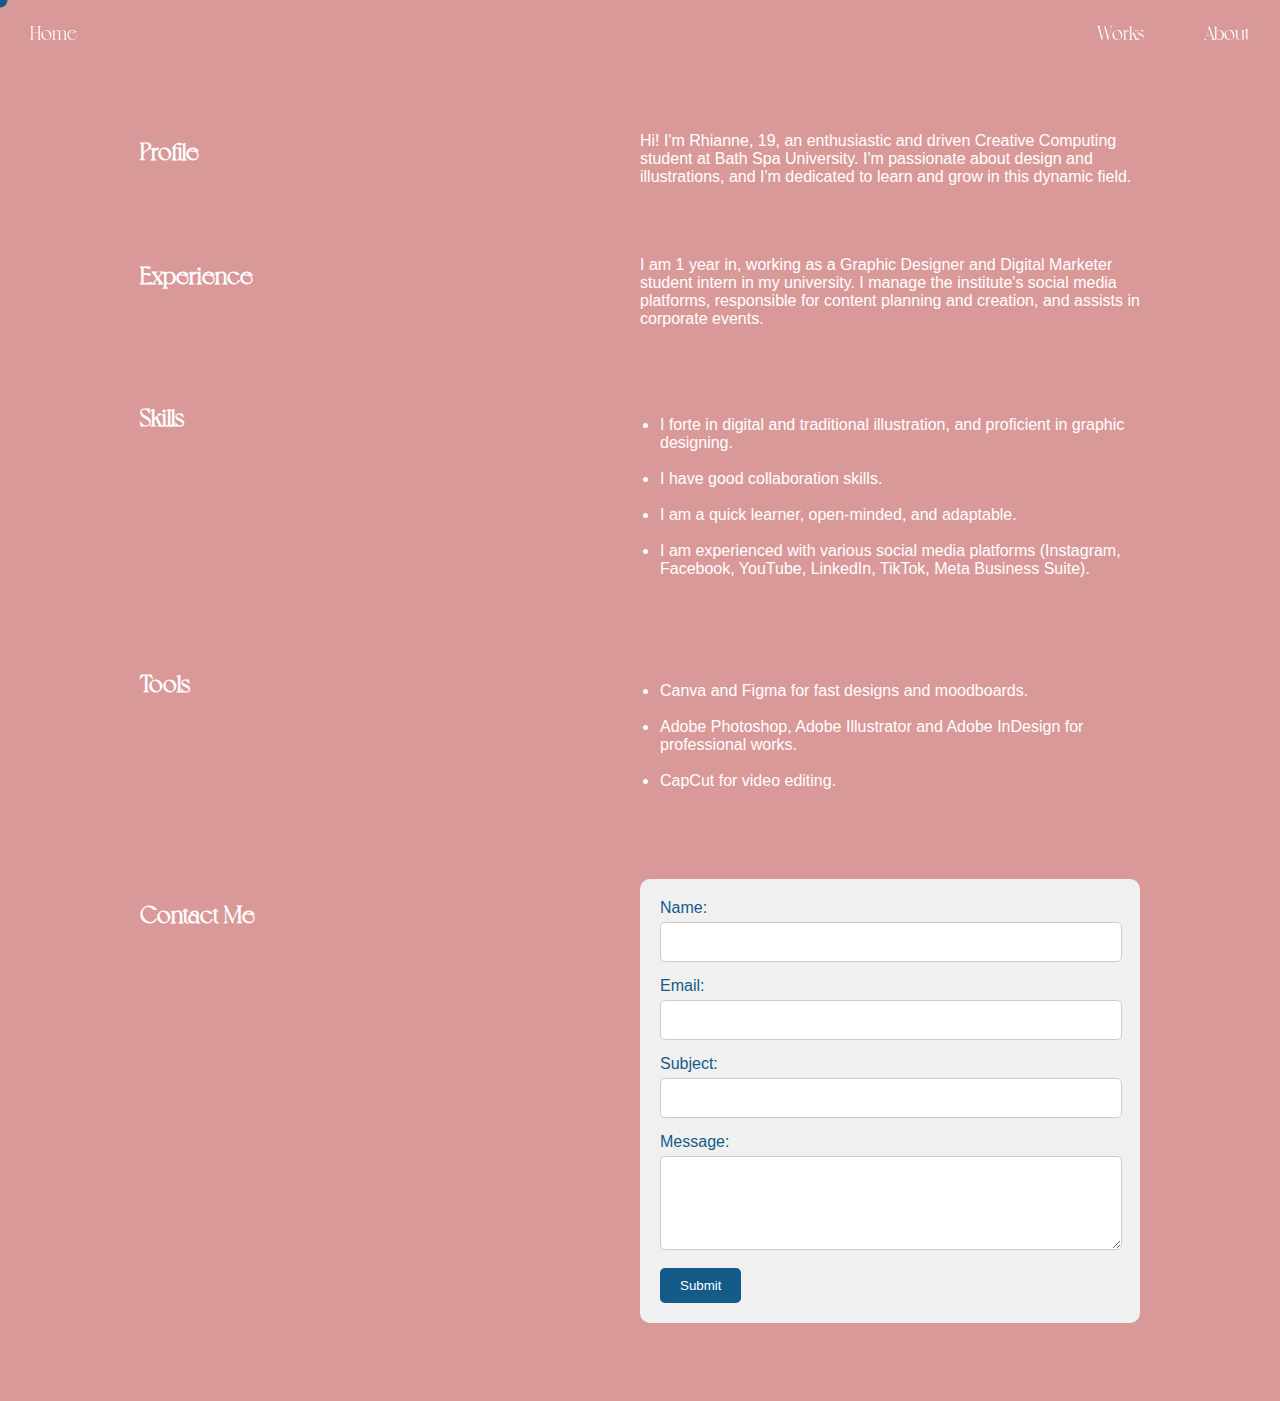
<file: pages/about.html>
<!DOCTYPE html>
<html lang="en">
<head>
    <meta charset="UTF-8">
    <meta name="viewport" content="width=device-width, initial-scale=1.0">
    <title>About</title>
    <link rel="stylesheet" href="css/about.css">
    <link href="https://fonts.googleapis.com/css2?family=Anton&family=Buda:wght@300&family=Explora&family=Felipa&family=Fredericka+the+Great&family=Heebo:wght@100..900&family=Marcellus&family=Roboto+Condensed:ital,wght@0,100..900;1,100..900&display=swap" rel="stylesheet">
</head>

<body>

    <header>
        <nav>
            <div class="nav-container">
                <div class="menu-icon" id="menu-icon">☰</div>
                <ul class="nav-left" id="nav-left">
                    <li><a href="home.html">Home</a></li>
                </ul>
                <ul class="nav-right" id="nav-right">
                    <li><a href="works.html">Works</a></li>
                    <li><a href="about.html">About</a></li>
                </ul>
            </div>
        </nav>
    </header>

    <br>
    <br>
    <br>
    <br>
    
    <div class="about">
    <h2>Profile</h2>
        <p>Hi! I'm Rhianne, 19, an enthusiastic and driven Creative Computing student at Bath Spa University. I'm passionate about design and illustrations, and I'm dedicated to learn and grow in this dynamic field.</p>
    
    <br><br>
    <hr>

    <h2>Experience</h2>
        <p>I am 1 year in, working as a Graphic Designer and Digital Marketer student intern in my university. I manage the institute's social media platforms, responsible for content planning and creation, and assists in corporate events.</p>

    <br><br>
    <hr>

    <h2>Skills</h2>
        <ul>
            <li><p>I forte in digital and traditional illustration, and proficient in graphic designing.</p></li>
            <li><p>I have good collaboration skills.</p></li>
            <li><p>I am a quick learner, open-minded, and adaptable.</p></li>
            <li><p>I am experienced with various social media platforms (Instagram, Facebook, YouTube, LinkedIn, TikTok, Meta Business Suite).</p></li>
        </ul>
    <br><br>
    <hr>
    
    <h2>Tools</h2>
        <ul>
            <li><p>Canva and Figma for fast designs and moodboards.</p></li>
            <li><p>Adobe Photoshop, Adobe Illustrator and Adobe InDesign for professional works.</p></li>
            <li><p>CapCut for video editing.</p></li>
        </ul>
    
    <br><br><br>
    <hr>

    <h2>Contact Me</h2>
    <div class="contact-form">
        <form id="contact-form" action="https://formspree.io/f/mvoejzvw" method="POST">
            <div class="form-group">
                <label for="name">Name:</label>
                <input type="text" id="name" name="name" required>
            </div>
            <div class="form-group">
                <label for="email">Email:</label>
                <input type="email" id="email" name="email" required>
            </div>
            <div class="form-group">
                <label for="subject">Subject:</label>
                <input type="text" id="subject" name="subject">
            </div>
            <div class="form-group">
                <label for="message">Message:</label>
                <textarea id="message" name="message" rows="4" required></textarea>
            </div>
            <button type="submit">Submit</button>
        </form>
    </div>
    <br><br>
    
    <script src="js/script2.js"></script>
    <script src="js/script6.js"></script>

</body>
</html>
</file>
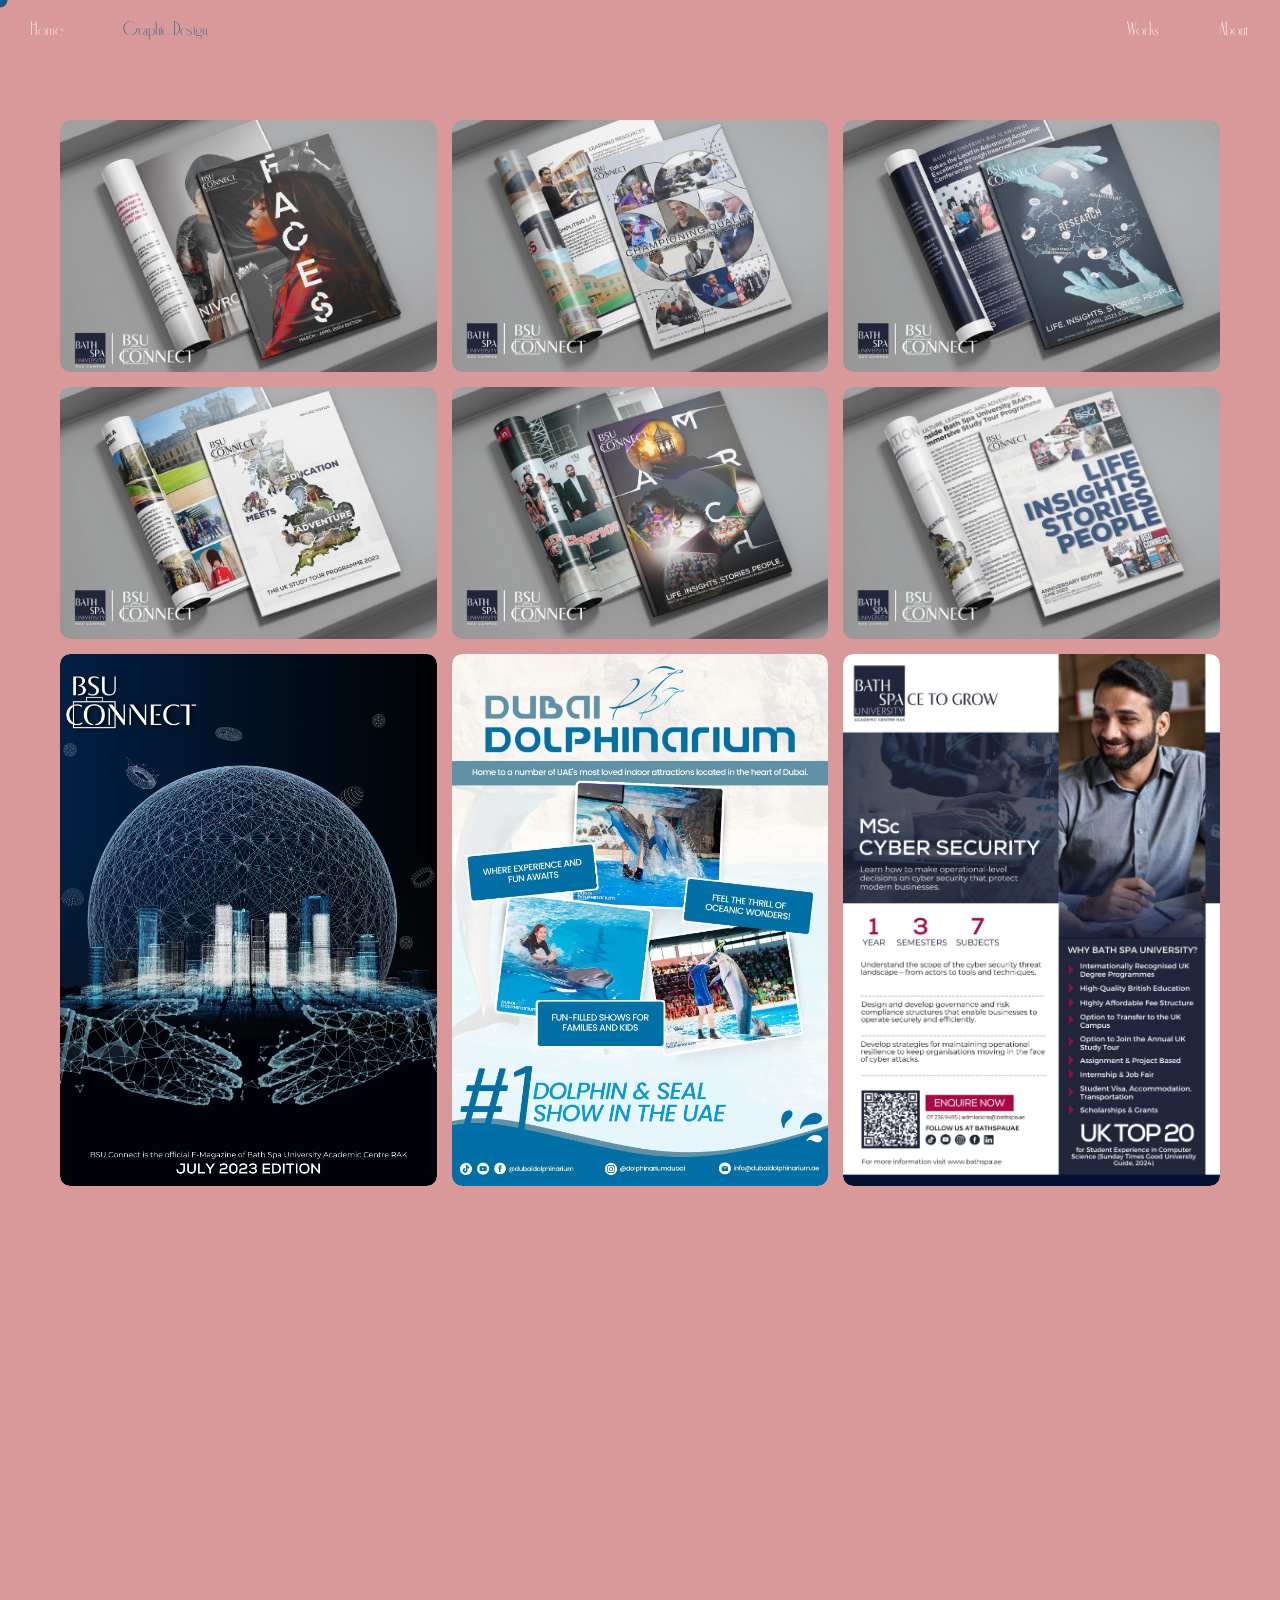
<file: pages/graphicdesign.html>
<!DOCTYPE html>
<html lang="en">
<head>
    <meta charset="UTF-8">
    <meta name="viewport" content="width=device-width, initial-scale=1.0">
    <title>Graphic Design</title> <!--page title-->
    <link rel="stylesheet" href="css/graphicdesign.css">
    <link href="https://fonts.googleapis.com/css2?family=Anton&family=Buda:wght@300&family=Explora&family=Felipa&family=Fredericka+the+Great&family=Heebo:wght@100..900&family=Marcellus&family=Roboto+Condensed:ital,wght@0,100..900;1,100..900&display=swap" rel="stylesheet">
</head>

<body>
    <!--navigation section-->
    <header>
        <nav>
            <div class="nav-container">
                <div class="menu-icon" id="menu-icon">☰</div> <!--menu icon-->
                <ul class="nav-left" id="nav-left"> <!--left side of navigation bar-->
                    <li><a href="home.html">Home</a></li>
                    <li class="page"><a href="#">Graphic Design</a></li>
                </ul>
                <ul class="nav-right" id="nav-right"> <!--right side of navigation bar-->
                    <li><a href="works.html">Works</a></li>
                    <li><a href="about.html">About</a></li>
                </ul>
            </div>
        </nav>
    </header>

    <br><br><br> <!--spacing-->

    <!--gallery section to display images-->
    <div class="gallery">
        <!--gallery item with image and caption-->
        <div class="gallery-item">
            <img src="images/gd1.png" alt="Magazine Cover">
            <div class="caption">Magazine Cover</div>
        </div>

        <div class="gallery-item">
            <img src="images/gd2.jpeg" alt="Magazine Cover">
            <div class="caption">Magazine Cover</div>
        </div>

        <div class="gallery-item">
            <img src="images/gd3.jpeg" alt="photo of a magazine cover design">
            <div class="caption">Magazine Cover</div>
        </div>

        <div class="gallery-item">
            <img src="images/gd4.jpeg" alt="photo of a magazine cover design">
            <div class="caption">Magazine Cover</div>
        </div>

        <div class="gallery-item">
            <img src="images/gd5.png" alt="photo of a magazine cover design">
            <div class="caption">Magazine Cover</div>
        </div>

        <div class="gallery-item">
            <img src="images/gd6.jpeg" alt="photo of a magazine cover design">
            <div class="caption">Magazine Cover</div>
        </div>

        <div class="gallery-item">
            <img src="images/gd7.jpg" alt="photo of a magazine cover design">
            <div class="caption">Magazine Cover</div>
        </div>

        <div class="gallery-item">
            <img src="images/gd8.jpg" alt="photo of a magazine promotional page design">
            <div class="caption">Promotional Page</div>
        </div>

        <div class="gallery-item">
            <img src="images/gd9.jpg" alt="photo of a flyer design">
            <div class="caption">Flyer</div>
        </div>

        <div class="gallery-item">
            <img src="images/gd10.jpg" alt="photo of a brochure cover design">
            <div class="caption">Brochure Cover</div>
        </div>

        <div class="gallery-item">
            <img src="images/gd11.jpg" alt="photo of a brochure cover design">
            <div class="caption">Brochure Cover</div>
        </div>

        <div class="gallery-item">
            <img src="images/gd12.jpg" alt="photo of a brochure cover design">
            <div class="caption">Brochure Cover</div>
        </div>
        
<!--external js files-->
<script src="js/script.js"></script>
<script src="js/script2.js"></script>
<script src="js/script6.js"></script>

</body>
</html>
</file>
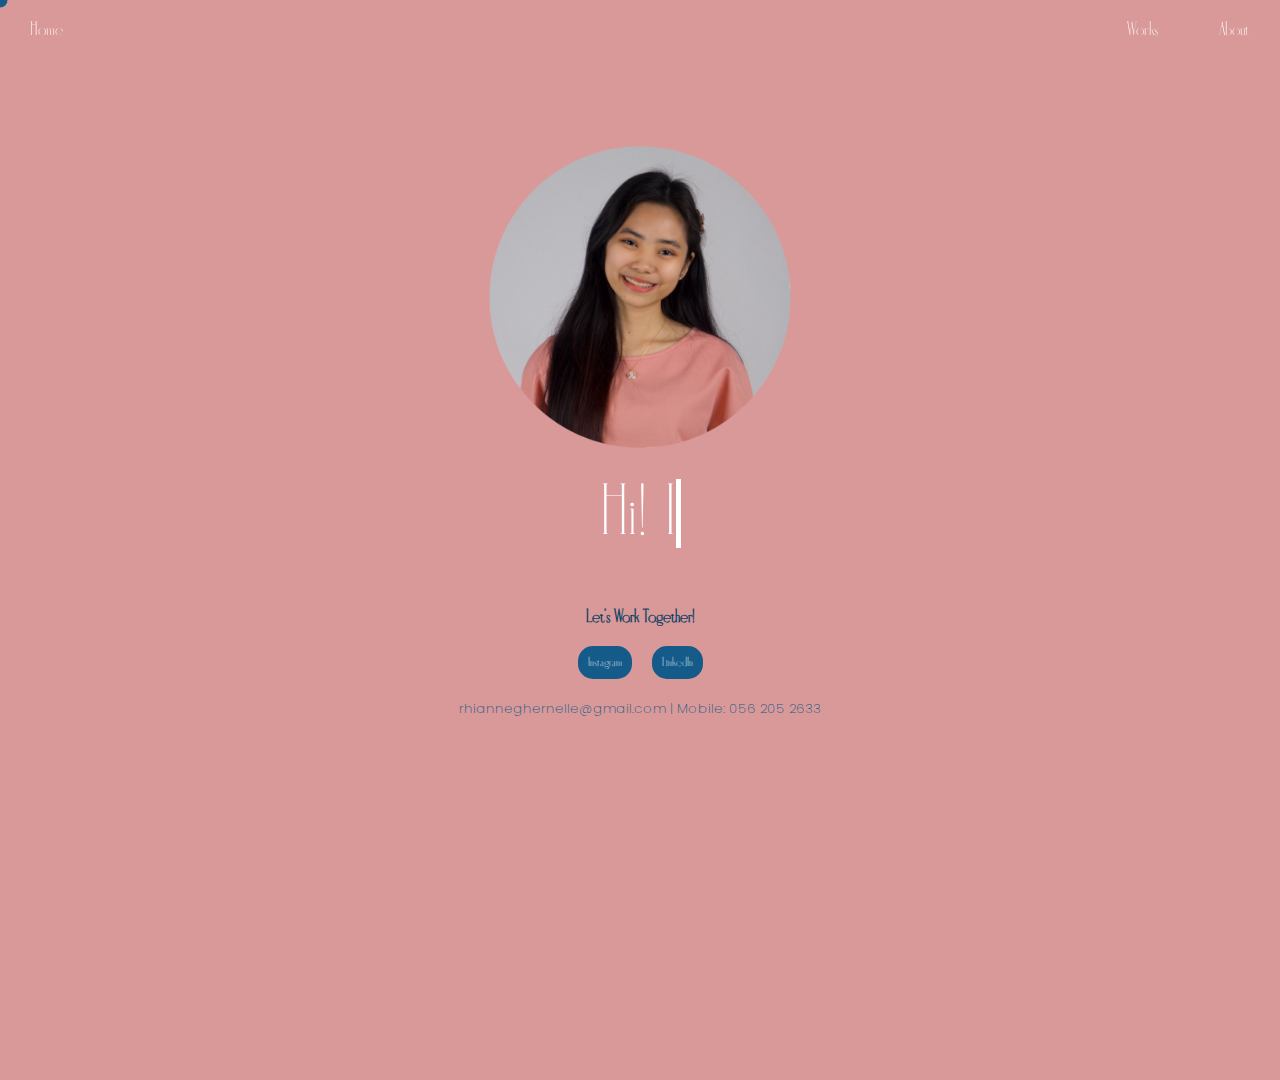
<file: pages/home.html>
<!DOCTYPE html>
<html lang="en">
<head>
    <meta charset="UTF-8">
    <meta name="viewport" content="width=device-width, initial-scale=1.0">
    <title>Home</title> <!--page title-->
    <link rel="stylesheet" href="css/home.css">
    <link href="https://fonts.googleapis.com/css2?family=Poppins:ital,wght@0,100;0,200;0,300;0,400;0,500;0,600;0,700;0,800;0,900;1,100;1,200;1,300;1,400;1,500;1,600;1,700;1,800;1,900&family=Walter+Turncoat&display=swap" rel="stylesheet">
</head>

<body>
    <!--navigation section-->
    <header>
        <nav>
            <div class="nav-container">
                <div class="menu-icon" id="menu-icon">☰</div> <!--menu icon-->
                <ul class="nav-left" id="nav-left"> <!--left side of navigation bar-->
                    <li><a href="home.html">Home</a></li>
                </ul>
                <ul class="nav-right" id="nav-right"> <!--right side of navigation bar-->
                    <li><a href="works.html">Works</a></li>
                    <li><a href="about.html">About</a></li>
                </ul>
            </div>
        </nav>
    </header>

    <!--introduction section-->
    <div class="intro">
        <!--profile picture-->
        <img src="images/profile.png" alt="profile picture" class="center">
        <br>
        <h1>
            <!--text with typewriter effect-->
            <a href="" class="typewrite" data-period="2000" data-type='[ "Hi! I am Rhianne", "I Design...", "I Illustrate...", "I Photograph...", "and more!" ]'>
                <span class="wrap"></span>
            </a>
        </h1>
    </div>

    <br><br><br><br> <!--spacing-->

    <h3>Let's Work Together!</h3>

    <!--buttons for social media links-->
    <div class="buttons">
        <a href="https://www.instagram.com/rhianeya/" target="_blank">
            <button>Instagram</button>
        </a>

        <a href="https://www.linkedin.com/in/rhianne-ghernelle-bada-941956262/" target="_blank">
            <button>LinkedIn</button>
        </a>
    </div>

    <!--contact information-->
    <p><small>rhianneghernelle@gmail.com | Mobile: 056 205 2633</small></p>

    <br><br>

<!--external js files-->
<script src="js/script2.js"></script>
<script src="js/script4.js"></script>
<script src="js/script6.js"></script>

</body>
</html>
</file>
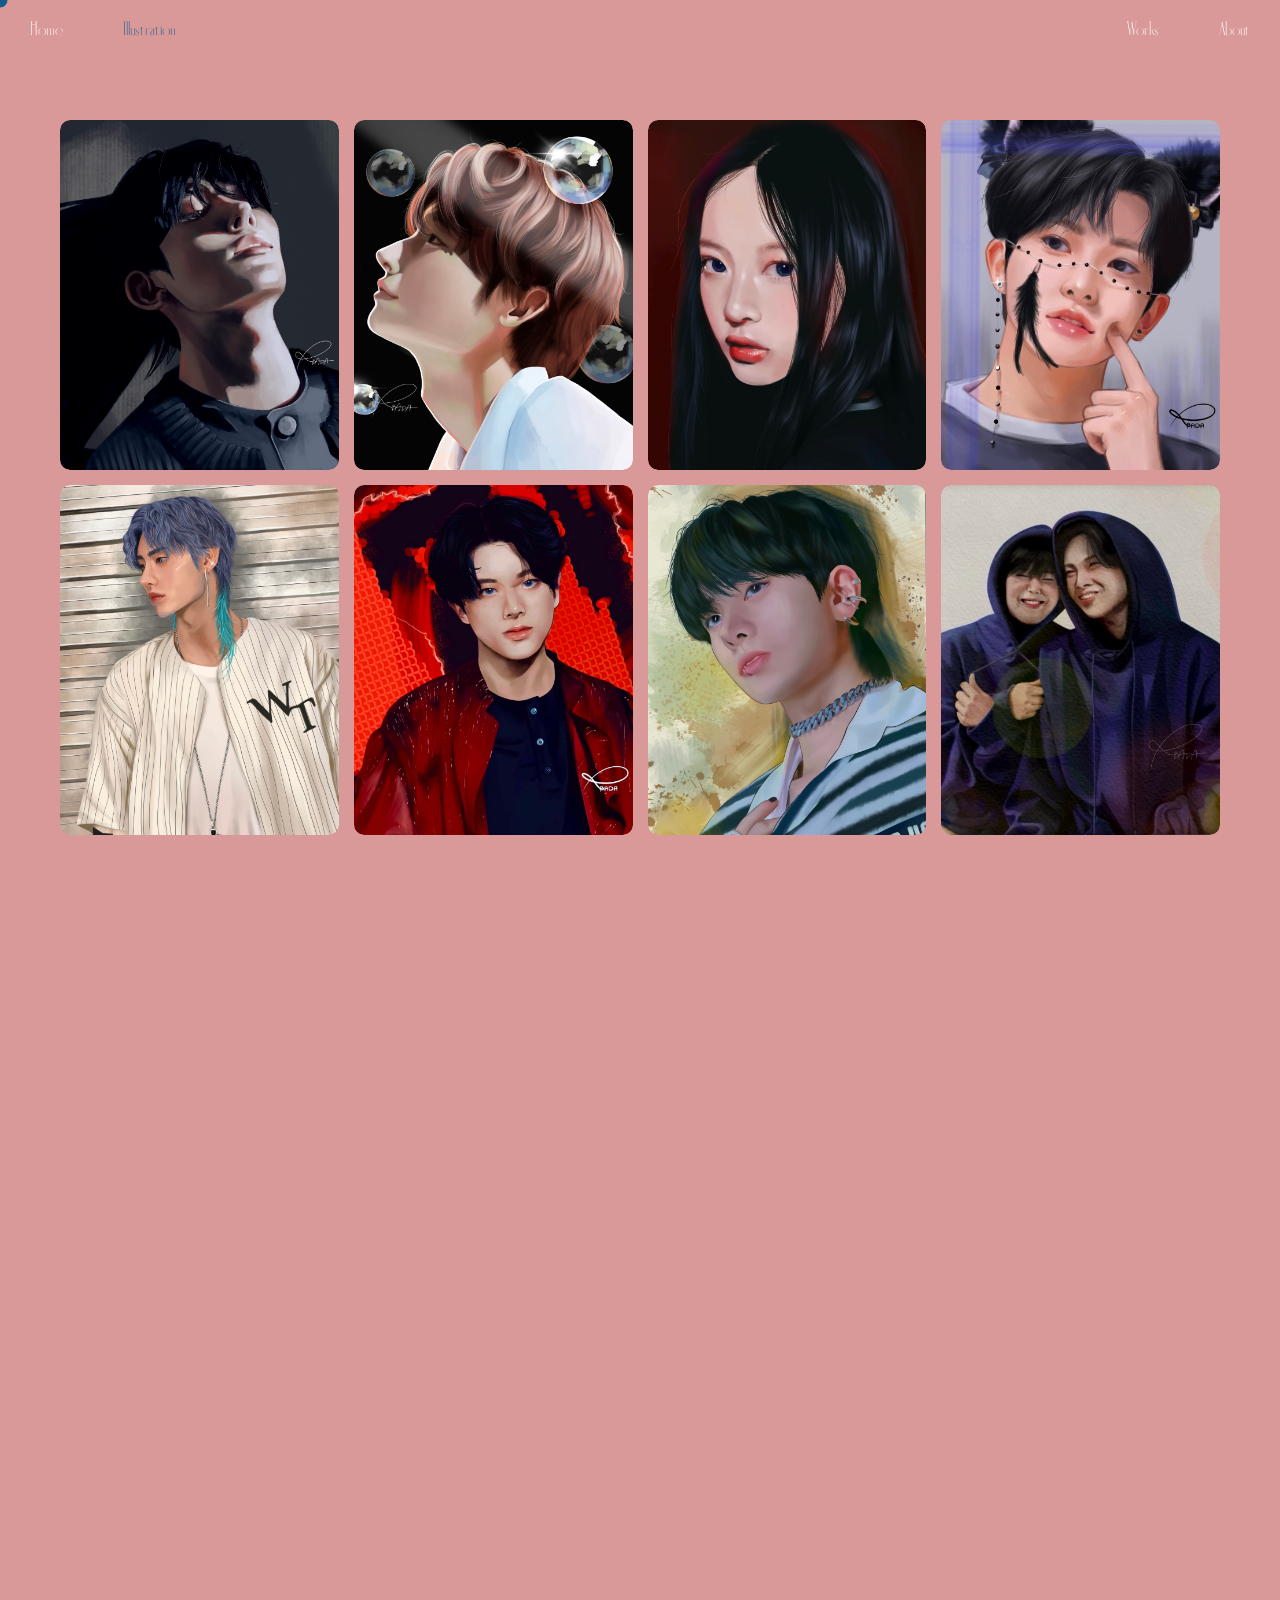
<file: pages/illustration.html>
<!DOCTYPE html>
<html lang="en">
<head>
    <meta charset="UTF-8">
    <meta name="viewport" content="width=device-width, initial-scale=1.0">
    <title>Illustration</title> <!--page title-->
    <link rel="stylesheet" href="css/gallery.css">
    <link href="https://fonts.googleapis.com/css2?family=Anton&family=Buda:wght@300&family=Explora&family=Felipa&family=Fredericka+the+Great&family=Heebo:wght@100..900&family=Marcellus&family=Roboto+Condensed:ital,wght@0,100..900;1,100..900&display=swap" rel="stylesheet">
</head>

<body>
    <!--navigation section-->
    <header>
        <nav>
            <div class="nav-container">
                <div class="menu-icon" id="menu-icon">☰</div> <!--menu icon-->
                <ul class="nav-left" id="nav-left"> <!--left side of navigation bar-->
                    <li><a href="home.html">Home</a></li>
                    <li class="page"><a href="#">Illustration</a></li>
                </ul>
                <ul class="nav-right" id="nav-right"> <!--right side of navigation bar-->
                    <li><a href="works.html">Works</a></li>
                    <li><a href="about.html">About</a></li>
                </ul>
            </div>
        </nav>
    </header>

    <br><br><br><!--spacing-->

    <!--gallery section to display images-->
    <div class="gallery">
        <!--gallery item with image and caption-->
        <div class="gallery-item">
            <img src="images/drawing1.JPG" alt="Image 1">
            <div class="caption">Lee Heeseung</div>
        </div>

        <div class="gallery-item">
            <img src="images/drawing2.JPG" alt="Image 2">
            <div class="caption">Kim Sunoo</div>
        </div>

        <div class="gallery-item">
            <img src="images/drawing3.JPG" alt="Image 3">
            <div class="caption">Kang Haerin</div>
        </div>

        <div class="gallery-item">
            <img src="images/drawing6.JPG" alt="Image 4">
            <div class="caption">Lee Heeseung</div>
        </div>

        <div class="gallery-item">
            <img src="images/drawing5.JPG" alt="Image 5">
            <div class="caption">Park Sunghoon</div>
        </div>

        <div class="gallery-item">
            <img src="images/drawing4.JPG" alt="Image 6">
            <div class="caption">Sim Jaeyun</div>
        </div>

        <div class="gallery-item">
            <img src="images/drawing7.JPG" alt="Image 7">
            <div class="caption">Lee Heeseung</div>
        </div>

        <div class="gallery-item">
            <img src="images/drawing8.JPG" alt="Image 8">
            <div class="caption">Kim Sunoo | Nishimura Riki</div>
        </div>

        <div class="gallery-item">
            <img src="images/drawing9.JPG" alt="Image 9">
            <div class="caption">Kim Sunoo</div>
        </div>

        <div class="gallery-item">
            <img src="images/drawing10.JPG" alt="Image 10">
            <div class="caption">Sim Jaeyun</div>
        </div>

        <div class="gallery-item">
            <img src="images/drawing14.JPG" alt="Image 9">
            <div class="caption">Miyawaki Sakura (Unfinished)</div>
        </div>

        <div class="gallery-item">
            <img src="images/drawing15.JPG" alt="Image 10">
            <div class="caption">Art Style</div>
        </div>

        <div class="gallery-item">
            <img src="images/drawing13.JPG" alt="Image 9">
            <div class="caption">Sketch</div>
        </div>

        <div class="gallery-item">
            <img src="images/drawing16.JPG" alt="Image 10">
            <div class="caption">Poster Sketch</div>
        </div>

        <div class="gallery-item">
            <img src="images/drawing12.JPG" alt="Image 9">
            <div class="caption">Oil Painting</div>
        </div>

        <div class="gallery-item">
            <img src="images/drawing11.JPG" alt="Image 10">
            <div class="caption">Charcoal</div>
        </div>
    </div>

<!--external js files-->
<script src="js/script.js"></script>
<script src="js/script2.js"></script>
<script src="js/script6.js"></script>

</body>
</html>
</file>
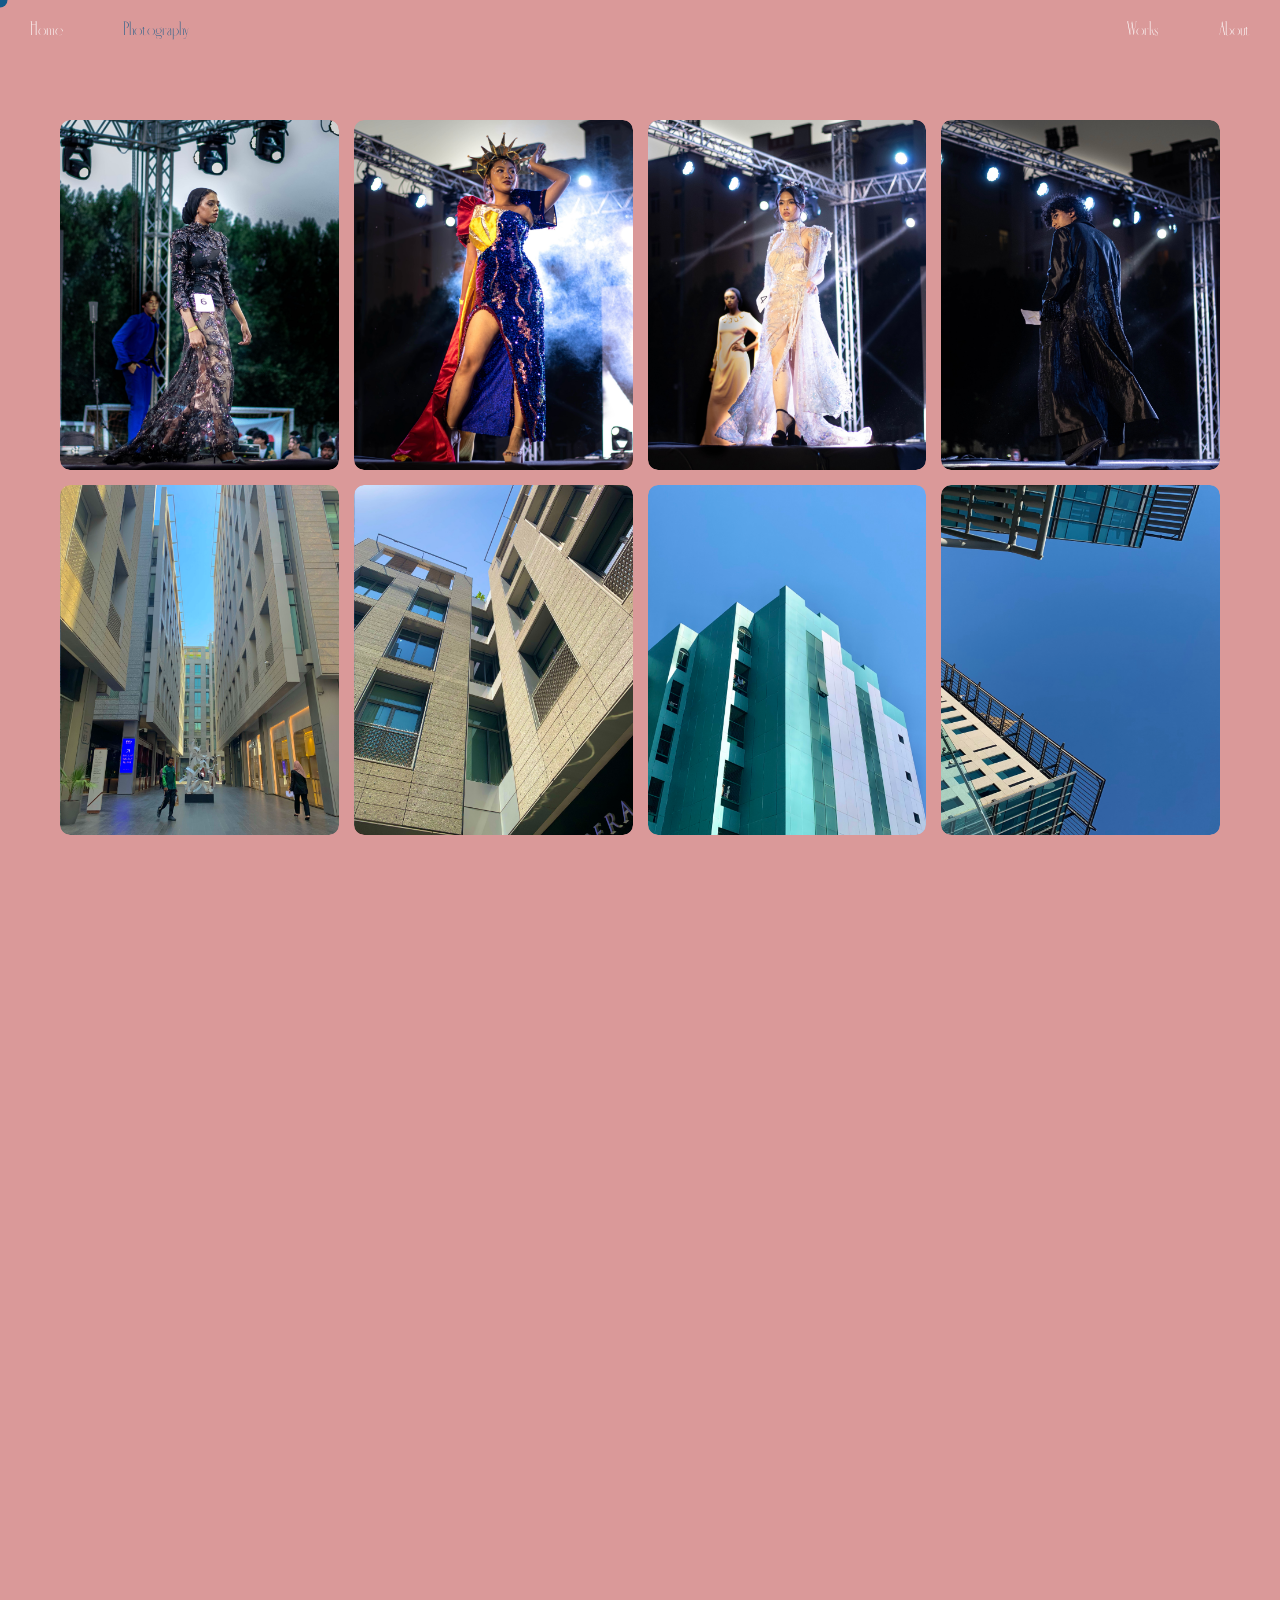
<file: pages/photography.html>
<!DOCTYPE html>
<html lang="en">
<head>
    <meta charset="UTF-8">
    <meta name="viewport" content="width=device-width, initial-scale=1.0">
    <title>Photography</title> <!--page title-->
    <link rel="stylesheet" href="css/gallery.css">
    <link href="https://fonts.googleapis.com/css2?family=Anton&family=Buda:wght@300&family=Explora&family=Felipa&family=Fredericka+the+Great&family=Heebo:wght@100..900&family=Marcellus&family=Roboto+Condensed:ital,wght@0,100..900;1,100..900&display=swap" rel="stylesheet">
</head>

<body>
    <!--navigation section-->
    <header>
        <nav>
            <div class="nav-container">
                <div class="menu-icon" id="menu-icon">☰</div> <!--menu icon-->
                <ul class="nav-left" id="nav-left"> <!--left side of navigation bar-->
                    <li><a href="home.html">Home</a></li>
                    <li class="page"><a href="#">Photography</a></li>
                </ul>
                <ul class="nav-right" id="nav-right"> <!--right side of navigation bar-->
                    <li><a href="works.html">Works</a></li>
                    <li><a href="about.html">About</a></li>
                </ul>
            </div>
        </nav>
    </header>

    <br><br><br> <!--spacing-->

    <!--gallery section to display images-->
    <div class="gallery">
        <!--gallery item with image and caption-->
        <div class="gallery-item">
            <img src="images/image1.JPG" alt="Image 1">
            <div class="caption">Runway</div>
        </div>

        <div class="gallery-item">
            <img src="images/image2.JPG" alt="Image 2">
            <div class="caption">Runway</div>
        </div>

        <div class="gallery-item">
            <img src="images/image3.JPG" alt="Image 3">
            <div class="caption">Runway</div>
        </div>

        <div class="gallery-item">
            <img src="images/image4.JPG" alt="Image 4">
            <div class="caption">Runway</div>
        </div>

        <div class="gallery-item">
            <img src="images/image12.JPG" alt="Image 5">
            <div class="caption">Symmetry</div>
        </div>

        <div class="gallery-item">
            <img src="images/image11.JPG" alt="Image 6">
            <div class="caption">Perspective</div>
        </div>

        <div class="gallery-item">
            <img src="images/image8.JPG" alt="Image 7">
            <div class="caption">Architecture</div>
        </div>

        <div class="gallery-item">
            <img src="images/image10.JPG" alt="Image 8">
            <div class="caption">Minimalism</div>
        </div>

        <div class="gallery-item">
            <img src="images/image19.JPG" alt="Image 10">
            <div class="caption">Neon Lights</div>
        </div>

        <div class="gallery-item">
            <img src="images/image14.JPG" alt="Image 11">
            <div class="caption">Concert</div>
        </div>

        <div class="gallery-item">
            <img src="images/image7.JPG" alt="Image 12">
            <div class="caption">Low Exposure</div>
        </div>

        <div class="gallery-item">
            <img src="images/image16.JPG" alt="Image 13">
            <div class="caption">Texture</div>
        </div>

        <div class="gallery-item">
            <img src="images/image18.JPG" alt="Image 14">
            <div class="caption">Leading Lines</div>
        </div>

        <div class="gallery-item">
            <img src="images/image5.JPG" alt="Image 15">
            <div class="caption">Indoor</div>
        </div>

        <div class="gallery-item">
            <img src="images/image20.JPG" alt="Image 16">
            <div class="caption">Focus</div>
        </div>

        <div class="gallery-item">
            <img src="images/image21.JPG" alt="Image 17">
            <div class="caption">Mood</div>
        </div>

        <div class="gallery-item">
            <img src="images/image24.JPG" alt="Image 20">
            <div class="caption">Portrait</div>
        </div>

        <div class="gallery-item">
            <img src="images/image25.JPG" alt="Image 20">
            <div class="caption">Portrait</div>
        </div>

        <div class="gallery-item">
            <img src="images/image22.jpg" alt="Image 19">
            <div class="caption">Diagonals</div>
        </div>

        <div class="gallery-item">
            <img src="images/image23.jpg" alt="Image 20">
            <div class="caption">Rule of Thirds</div>
        </div>

    </div>

<!--external js files-->
<script src="js/script.js"></script>
<script src="js/script2.js"></script>
<script src="js/script6.js"></script>

</body>
</html>
</file>
<file: pages/css/about.css>
@font-face {
    font-family: 'Voyage';
    src: url('../fonts/Voyage-regular.otf') format('opentype');
    font-weight: normal;
    font-style: normal;
}

html, body, *, button, a, menu, menu * {
    cursor: none;
}

.cursor {
    left: 0;
    top: 0;
    width: 15px;
    height: 15px;
    background-color: rgb(20, 91, 138);
    position: absolute;
    border-radius: 15px;
    z-index: 10000; 
    pointer-events: none;
    transform: translate(-50%, -50%);
}

.cursor__follower {
    transition: transform .4s;
    width: 6px;
    height: 6px;
    position: absolute;
    z-index: 9999;
    pointer-events: none;
}

body {
    margin: 20px;
    padding: 0;
    overflow-y: auto;
    font-family: 'Voyage', serif;
    background-color: #da9999;
    color: #fff;
}

nav {
    position: fixed;
    top: 0;
    left: 0;
    width: 100%;
    z-index: 1000;
    padding: 10px 0;
    display: flex;
    justify-content: space-between;
    align-items: center;
}

.nav-container {
    width: 100%;
    display: flex;
    justify-content: space-between;
    align-items: center;
}

nav ul {
    list-style-type: none;
    display: flex;
    padding: 0;
    margin: 0;
}

nav ul li {
    margin: 0 10px;
}

nav ul li a {
    display: block;
    color: #fff;
    text-align: center;
    padding: 10px 20px;
    text-decoration: none;
    font-size: 1.5vw;
}

nav ul li a:hover {
    background-color: rgb(20, 91, 138, 0.5);
    border-radius: 5px;
}

.menu-icon {
    display: none;
    font-size: 24px;
    cursor: none;
}

@media (max-width: 768px) {
    .nav-container {
        flex-direction: column;
    }

    .nav-left,
    .nav-right {
        display: none;
        flex-direction: column;
        width: 100%;
        background-color: rgb(20, 91, 138, 0.5);
    }

    .nav-left.active,
    .nav-right.active {
        display: flex;
    }

    .nav-left li,
    .nav-right li {
        width: 100%;
        text-align: center;
    }

    .menu-icon {
        display: block;
        color: white;
        margin-left: 10px;
    }
}


/* ease-up animation */
@keyframes easeUp {
    from {
        opacity: 0;
        transform: translateY(20px);
    }
    to {
        opacity: 1;
        transform: translateY(0);
    }
}

/* apply the animation to all text elements */
.about h2, .about p, .about li {
    animation: easeUp 1s ease-out;
}

.about {
    max-width: 1000px;
    margin: 0 auto;
    padding: 20px;
    display: grid;
    grid-template-columns: 1fr;
}

.about h2 {
    text-align: center;
    padding-bottom: 10px;
    font-family: 'Voyage', serif;
}

.about ul {
    padding-left: 20px;
}

.about p {
    font-family: "Poppins", sans-serif;
    font-weight: 200;
}

@media screen and (min-width: 768px) {
    .about {
        grid-template-columns: 1fr 1fr;
    }

    .about h2 {
        text-align: left;
    }
}

hr {
    border: none;
}

.contact-form {
    background-color: #f0f0f0;
    padding: 20px;
    padding-right: 40px;
    border-radius: 10px;
}

.contact-form h2 {
    margin-bottom: 20px;
}

.form-group {
    margin-bottom: 15px;
}

.form-group label {
    display: block;
    margin-bottom: 5px;
}

.form-group input[type="text"],
.form-group input[type="email"],
.form-group textarea {
    width: 100%;
    padding: 10px;
    border: 1px solid #ccc;
    border-radius: 5px;
    font-size: 16px;
}

.form-group textarea {
    resize: vertical;
}

button[type="submit"] {
    background-color: rgb(20, 91, 138);
    color: white;
    border: none;
    border-radius: 5px;
    padding: 10px 20px;
    cursor: none;
    font-family: "Poppins", sans-serif;
    font-weight: 200;
}

button[type="submit"]:hover {
    background-color: #da9999;
}

label {
    font-family: "Poppins", sans-serif;
    font-weight: 200;
    color: rgb(20, 91, 138);
}

input[type="text"],
input[type="email"],
input[type="password"],
textarea {
    font-family: "Poppins", sans-serif;
    font-weight: 200;
    color: #da9999;
}
</file>
<file: pages/css/graphicdesign.css>
/* hide default cursor for all elements */
html, body, *, button, a {
    cursor: none;
}

/* custom cursor styles */
.cursor {
    left: 0;
    top: 0;
    width: 15px;
    height: 15px;
    background-color: rgb(20, 91, 138); /* cursor color */
    position: absolute;
    border-radius: 15px; /* make circular shape */
    z-index: 10000; /* ensures nav bar is above other contents */
    pointer-events: none; /* allow pointer events to pass through cursor */
    transform: translate(-50%, -50%); /* center the cursor in position */
}
  
/* follower part of the custom cursor */
.cursor__follower {
    transition: transform .4s; /* smooth transition movement */
    width: 6px;
    height: 6px;
    position: absolute;
    z-index: 9999; /* ensure it appears on top but below main cursor*/
    pointer-events: none;
}

/* body elements */
body {
    background: #da9999;
    color: #ffffff;
    font-family: 'Holipop';
    font-weight: 400;
    font-style: normal;
    display: flex;
    justify-content: center;
    align-items: center;
    min-height: 100vh;
    margin: 0;
}

/* define custom font "Holipop" */
@font-face {
    font-family: 'Holipop';
    src: url('../fonts/Holipop.otf') format('opentype');
    font-weight: normal;
    font-style: normal;
}

/* reset default elements */
* {
    margin: 0;
    padding: 0;
    box-sizing: border-box; /* include padding and border in element's total dimensions */
    font-family: 'Holipop';
}

/* page label */
.page a {
    color: rgb(20, 91, 138);
}

/* hide background color on hover unlike nav links */
.page a:hover {
    background-color: rgb(218, 153, 153, 0.0);
}

/* gallery */
.gallery {
    margin-top: 100px;
    margin-bottom: 50px;
    display: grid; /* grid layout */
    grid-template-columns: repeat(auto-fill, minmax(300px, 1fr)); /* grid layout with flexible columns */
    gap: 15px; /* gap between grid items */
    max-width: 1200px;
    padding: 20px;
    width: 100%;
    box-sizing: border-box;
}

/* gallery item container */
.gallery-item {
    position: relative;
    width: 100%;
    overflow: hidden; /* hide overflow content */
    border-radius: 10px;
    opacity: 0; /* initial opacity */
    transform: translateY(20px); /* initial downward position */
    transition: opacity 0.6s ease-out, transform 0.6s ease-out; /* smooth transtion for opacity and transform */
}

/* images inside container */
.gallery-item img {
    width: 100%;
    height: 100%;
    object-fit: cover; /* cover entire area */
    display: block;
    transition: transform 0.3s ease;
    border-radius: 10px;
}

/* visibility */
.gallery-item.visible {
    opacity: 1; /* fade in */
    transform: translateY(0); /* move to original position */
}

/* captions inside gallery items */
.gallery-item .caption {
    position: absolute; /* position absolutely within gallery item */
    bottom: 0;
    left: 0;
    width: 100%;
    background-color: rgb(20, 91, 138);
    color: white;
    padding: 10px;
    box-sizing: border-box;
    opacity: 0; /* initially hidden */
    transition: opacity 0.3s ease;
}

/* hover effect for captions */
.gallery-item:hover .caption {
    opacity: 1; /* show caption on hover */
}

/* hover effect for images */
.gallery-item:hover img {
    transform: scale(1.1); /* zoom in image */
    object-fit: contain; /* contain the image within its bounds */
    border-radius: 10px; /* round corners */
}



/* navigation bar styles */
nav {
    position: fixed; /* fix navigation part on top */
    top: 0;
    left: 0;
    width: 100%; /* make it span full width */
    z-index: 1000;
    padding: 10px 0;
    display: flex; /* use flexbox for layout */
    justify-content: space-between; /* space out the items */
    align-items: center;
}

/* container for navigation items */
.nav-container {
    width: 100%; /* make container full width */
    display: flex;
    justify-content: space-between;
    align-items: center; /* align items in center */
}

/* navigation list */
nav ul {
    list-style-type: none; /* remove default list styling */
    display: flex;
    padding: 0;
    margin: 0;
}

/* navigation list items */
nav ul li {
    margin: 0 10px;
}

/* navigation links */
nav ul li a {
    display: block;
    color: #fff;
    text-align: center;
    padding: 10px 20px;
    text-decoration: none; /* remove underline */
    font-size: 1.5vw; /* set font size */
}

/* hover effect for navigation links */
nav ul li a:hover {
    color: rgb(20, 91, 138);
}

/* hamburger menu icon*/
.menu-icon {
    display: none; /* hide by default */
    font-size: 24px;
    cursor: none; /* hide cursor */
}

/* responsive styles for smaller screens */
@media (max-width: 768px) {
    .nav-container {
        flex-direction: column; /* satck items vertically */
    }

    .nav-left,
    .nav-right {
        display: none; /* hide section by default */
        flex-direction: column;
        width: 100%;
        background-color: rgb(20, 91, 138, 0.5); /* set background color with low opacity */
    }

    .nav-left.active,
    .nav-right.active {
        display: flex; /* show sections when active */
    }

    .nav-left li,
    .nav-right li {
        width: 100%;
        text-align: center;
    }

    .menu-icon {
        display: block; /* show menu icon */
        color: white;
        margin-left: 10px;
    }
}
</file>
<file: pages/css/home.css>
/* hide default cursor for all elements */
html, body, *, button, a, menu, menu * {
    cursor: none;
}

/* define custom font "Holipop" */
@font-face {
    font-family: 'Holipop';
    src: url('../fonts/Holipop.otf') format('opentype');
    font-weight: normal;
    font-style: normal;
}

/* reset default elements */
* {
    margin: 0;
    padding: 0;
    box-sizing: border-box;
    font-family: 'Holipop';
    color: #ffffff;
    text-decoration: none;
}

/* body elements */
body {
    height: 100vh; /* full viewport height */
    background: #da9999;
    color: #fff;
    font-weight: 400;
    font-style: normal;
    margin: 50px;
}

/* intro section image */
.intro img {
    margin-left: auto;
    margin-right: auto;
    margin-top: 130px;
    width: 40%;
    height: auto;
    max-width: 100%;
    display: block;
}

/* intro section heading */
.intro h1 {
    font-family: 'Holipop';
    font-weight: 500;
    text-align: center;
    font-size: 450%; /* adjust size larger than normal */
}

/* h3 heading/s */
h3 {
    font-family: 'Holipop';
    color: rgba(14, 66, 101);
    text-align: center;
}

/* paragraph text */
p {
    text-align: center;
}

/* small text in paragraph */
p small {
    font-family: "Poppins", sans-serif;
    font-weight: 200;
    color: rgb(20, 91, 138);
}

/* h4 heading/s */
h4 {
    font-family: "Poppins", sans-serif;
    font-weight: 200;
    text-align: center;
}

/* button container */
.buttons {
    margin: 10px;
    display: flex;
    align-items: center;
    justify-content: center;
    text-decoration: none; /* remove default text decoration */
}

/* buttons */
button {
    background-color: rgb(20, 91, 138);
    color: #ffffff;
    border: none; /* remove border */
    padding: 10px;
    margin: 10px;
    border-radius: 15px;
}

/* hover effect for buttons */
button:hover {
    background-color: rgba(14, 66, 101); /* change color */
    animation: zoom 0.3s forwards; /* zoom effect */
}

/* keyframes for zoom animation */
@keyframes zoom {
    0% {
        transform: scale(1); /* initial scale*/
    }
    100% {
        transform: scale(1.1); /* final scale */
    }
}

/* about section */
.about {
    text-align: left;
    margin: 50px;
}

/* justify paragraph text in about section */
.about p {
    text-align: justify;
}

/* navigation bar styles */
nav {
    position: fixed; /* fix navigation part on top */
    top: 0;
    left: 0;
    width: 100%; /* make it span full width */
    z-index: 1000;
    padding: 10px 0;
    display: flex; /* use flexbox for layout */
    justify-content: space-between; /* space out the items */
    align-items: center;
}

/* container for navigation items */
.nav-container {
    width: 100%; /* make container full width */
    display: flex;
    justify-content: space-between;
    align-items: center; /* align items in center */
}

/* navigation list */
nav ul {
    list-style-type: none; /* remove default list styling */
    display: flex;
    padding: 0;
    margin: 0;
}

/* navigation list items */
nav ul li {
    margin: 0 10px;
}

/* navigation links */
nav ul li a {
    display: block;
    color: #fff;
    text-align: center;
    padding: 10px 20px;
    text-decoration: none; /* remove underline */
    font-size: 1.5vw; /* set font size */
}

/* hover effect for navigation links */
nav ul li a:hover {
    color: rgb(20, 91, 138);
}

/* hamburger menu icon*/
.menu-icon {
    display: none; /* hide by default */
    font-size: 24px;
    cursor: none; /* hide cursor */
}

/* responsive styles for smaller screens */
@media (max-width: 768px) {
    .nav-container {
        flex-direction: column; /* satck items vertically */
    }

    .nav-left,
    .nav-right {
        display: none; /* hide section by default */
        flex-direction: column;
        width: 100%;
        background-color: rgb(20, 91, 138, 0.5); /* set background color with low opacity */
    }

    .nav-left.active,
    .nav-right.active {
        display: flex; /* show sections when active */
    }

    .nav-left li,
    .nav-right li {
        width: 100%;
        text-align: center;
    }

    .menu-icon {
        display: block; /* show menu icon */
        color: white;
        margin-left: 10px;
    }
}

/* custom cursor styles */
.cursor {
    left: 0;
    top: 0;
    width: 15px;
    height: 15px;
    background-color: rgb(20, 91, 138); /* cursor color */
    position: absolute;
    border-radius: 15px; /* make circular shape */
    z-index: 10000; /* ensures nav bar is above other contents */
    pointer-events: none; /* allow pointer events to pass through cursor */
    transform: translate(-50%, -50%); /* center the cursor in position */
}

/* follower part of the custom cursor */
.cursor__follower {
    transition: transform .4s; /* smooth transition movement */
    width: 6px;
    height: 6px;
    position: absolute;
    z-index: 9999; /* ensure it appears on top but below main cursor*/
    pointer-events: none;
}
</file>
<file: pages/css/gallery.css>
/* hide default cursor for all elements */
html, body, *, button, a {
    cursor: none;
}

/* custom cursor styles */
.cursor {
    left: 0;
    top: 0;
    width: 15px;
    height: 15px;
    background-color: rgb(20, 91, 138); /* cursor color */
    position: absolute;
    border-radius: 15px; /* make circular shape */
    z-index: 10000; /* ensures nav bar is above other contents */
    pointer-events: none; /* allow pointer events to pass through cursor */
    transform: translate(-50%, -50%); /* center the cursor in position */
}
  
/* follower part of the custom cursor */
.cursor__follower {
    transition: transform .4s; /* smooth transition movement */
    width: 6px;
    height: 6px;
    position: absolute;
    z-index: 9999; /* ensure it appears on top but below main cursor*/
    pointer-events: none;
}

/* define custom font "Holipop" */
@font-face {
    font-family: 'Holipop';
    src: url('../fonts/Holipop.otf') format('opentype');
    font-weight: normal;
    font-style: normal;
}

/* reset margin, padding, and set box sizing for elements */
* {
    margin: 0;
    padding: 0;
    box-sizing: border-box; /* include padding and border in element's total dimensions */
    font-family: 'Holipop';
}

/* body elements */
body {
    background-color: #da9999;
    color: #ffffff;
    display: flex;
    justify-content: center; /* center items */
    align-items: center;
    min-height: 100vh; /* minimum height of 100% of viewport height */
    margin: 0;
}

/* page label */
.page a {
    color: rgb(20, 91, 138);
}

/* hide background color on hover unlike nav links */
.page a:hover {
    background-color: rgb(218, 153, 153, 0.0);
}

/* navigation bar styles */
nav {
    position: fixed; /* fix navigation part on top */
    top: 0;
    left: 0;
    width: 100%; /* make it span full width */
    z-index: 1000;
    padding: 10px 0;
    display: flex; /* use flexbox for layout */
    justify-content: space-between; /* space out the items */
    align-items: center;
}

/* container for navigation items */
.nav-container {
    width: 100%; /* make container full width */
    display: flex;
    justify-content: space-between;
    align-items: center; /* align items in center */
}

/* navigation list */
nav ul {
    list-style-type: none; /* remove default list styling */
    display: flex;
    padding: 0;
    margin: 0;
}

/* navigation list items */
nav ul li {
    margin: 0 10px;
}

/* navigation links */
nav ul li a {
    display: block;
    color: #fff;
    text-align: center;
    padding: 10px 20px;
    text-decoration: none; /* remove underline */
    font-size: 1.5vw; /* set font size */
}

/* hover effect for navigation links */
nav ul li a:hover {
    color: rgb(20, 91, 138);
}

/* hamburger menu icon*/
.menu-icon {
    display: none; /* hide by default */
    font-size: 24px;
    cursor: none; /* hide cursor */
}

/* responsive styles for smaller screens */
@media (max-width: 768px) {
    .nav-container {
        flex-direction: column; /* satck items vertically */
    }

    .nav-left,
    .nav-right {
        display: none; /* hide section by default */
        flex-direction: column;
        width: 100%;
        background-color: rgb(20, 91, 138, 0.5); /* set background color with low opacity */
    }

    .nav-left.active,
    .nav-right.active {
        display: flex; /* show sections when active */
    }

    .nav-left li,
    .nav-right li {
        width: 100%;
        text-align: center;
    }

    .menu-icon {
        display: block; /* show menu icon */
        color: white;
        margin-left: 10px;
    }
}

/* gallery */
.gallery {
    margin-top: 100px;
    margin-bottom: 50px;
    display: grid; /* grid layout */
    grid-template-columns: repeat(auto-fill, minmax(250px, 1fr)); /* grid layout with flexible columns */
    gap: 15px; /* gap between grid items */
    max-width: 1200px;
    padding: 20px;
    width: 100%;
    box-sizing: border-box;
}

/* gallery item container */
.gallery-item {
    position: relative;
    width: 100%;
    overflow: hidden; /* hide overflow content */
    border-radius: 10px;
    opacity: 0; /* initial opacity */
    transform: translateY(20px); /* initial downward position */
    transition: opacity 0.6s ease-out, transform 0.6s ease-out; /* smooth transtion for opacity and transform */
}

/* images inside container */
.gallery-item img {
    width: 100%;
    height: 100%;
    object-fit: cover; /* cover entire area */
    display: block;
    transition: transform 0.3s ease;
    border-radius: 10px;
}

/* visibility */
.gallery-item.visible {
    opacity: 1; /* fade in */
    transform: translateY(0); /* move to original position */
}

/* captions inside gallery items */
.gallery-item .caption {
    position: absolute; /* position absolutely within gallery item */
    bottom: 0;
    left: 0;
    width: 100%;
    background-color: rgb(20, 91, 138);
    color: white;
    padding: 10px;
    box-sizing: border-box;
    opacity: 0; /* initially hidden */
    transition: opacity 0.3s ease;
}

/* hover effect for captions */
.gallery-item:hover .caption {
    opacity: 1; /* show caption on hover */
}

/* hover effect for images */
.gallery-item:hover img {
    transform: scale(1.1); /* zoom in image */
    object-fit: contain; /* contain the image within its bounds */
    border-radius: 10px; /* round corners */
}

/* responsive styles for smaller screens */
@media (max-width: 768px) {
    .gallery {
        grid-template-columns: repeat(auto-fill, minmax(200px, 1fr)); /* adjust grid layout */
    }
}

/* repsonsive styles for very small screens */
@media (max-width: 480px) {
    .gallery {
        grid-template-columns: repeat(auto-fill, minmax(150px, 1fr));
    }
}
</file>
